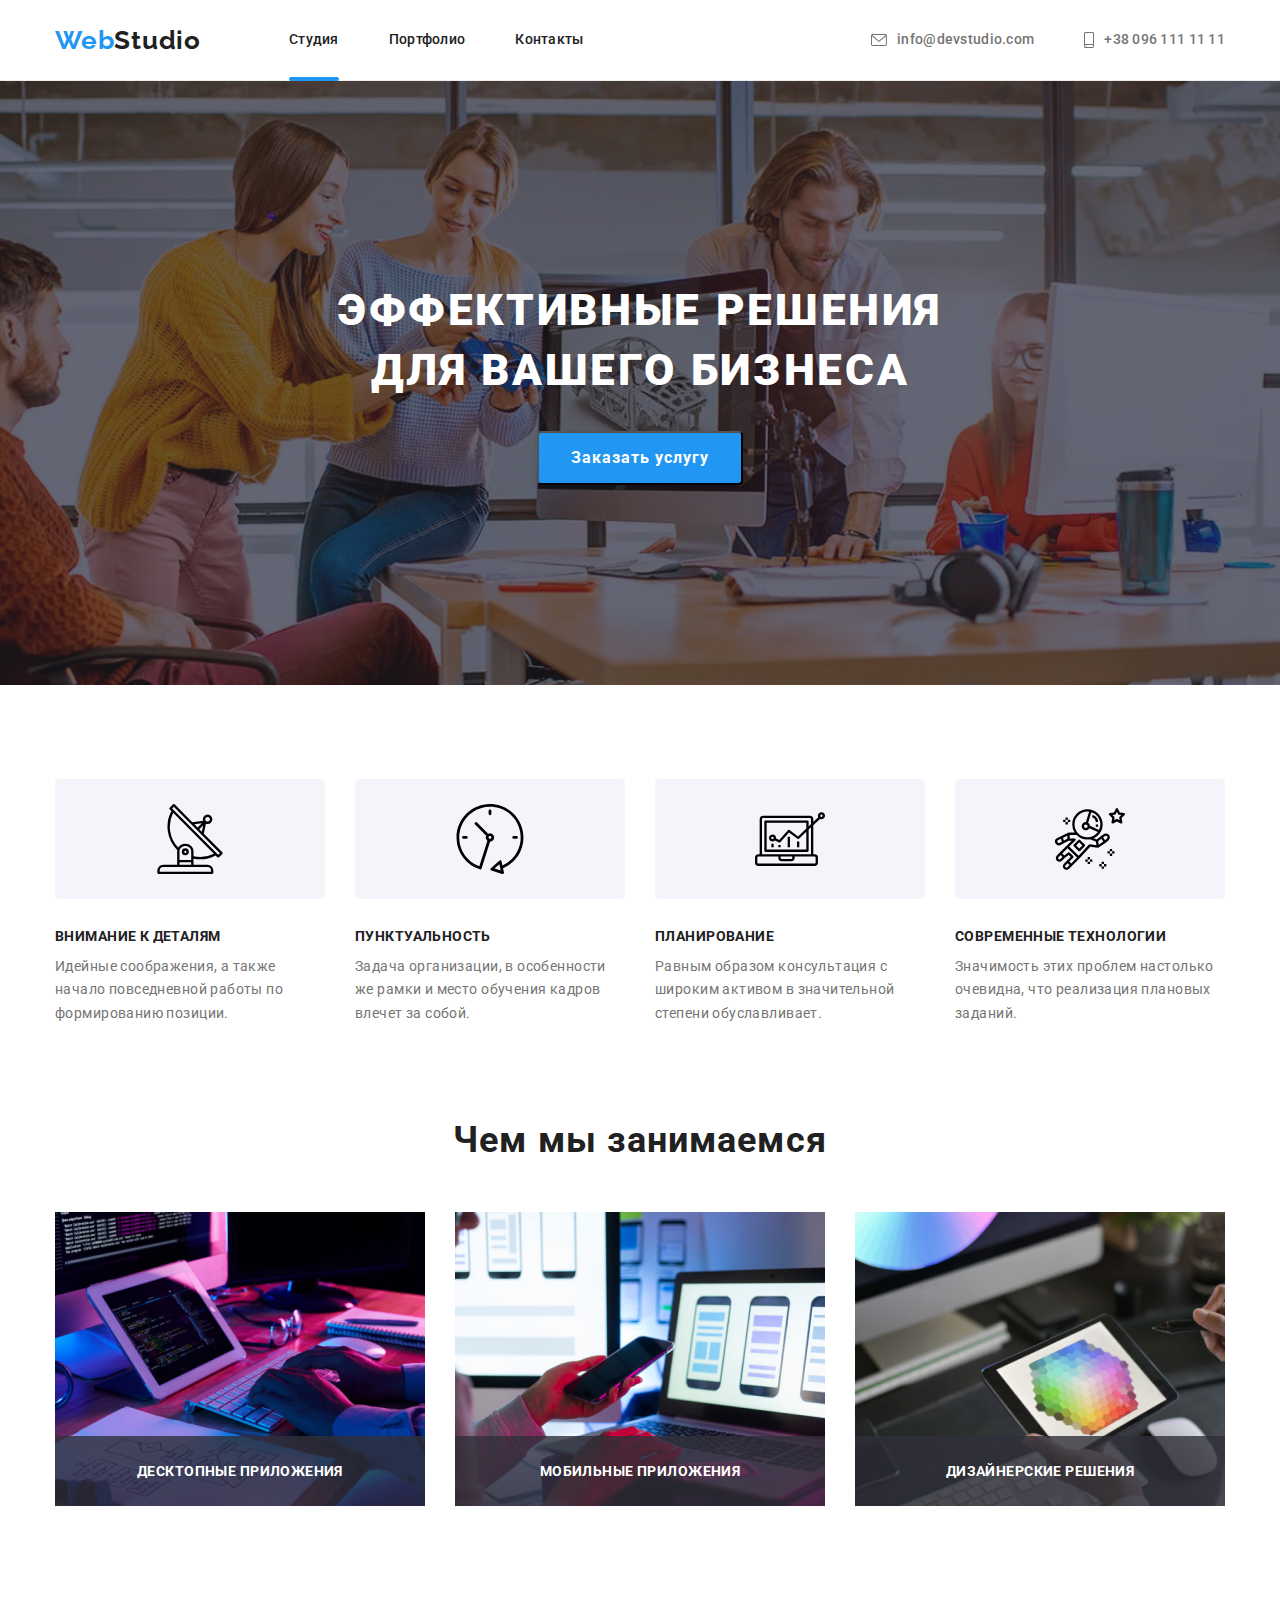
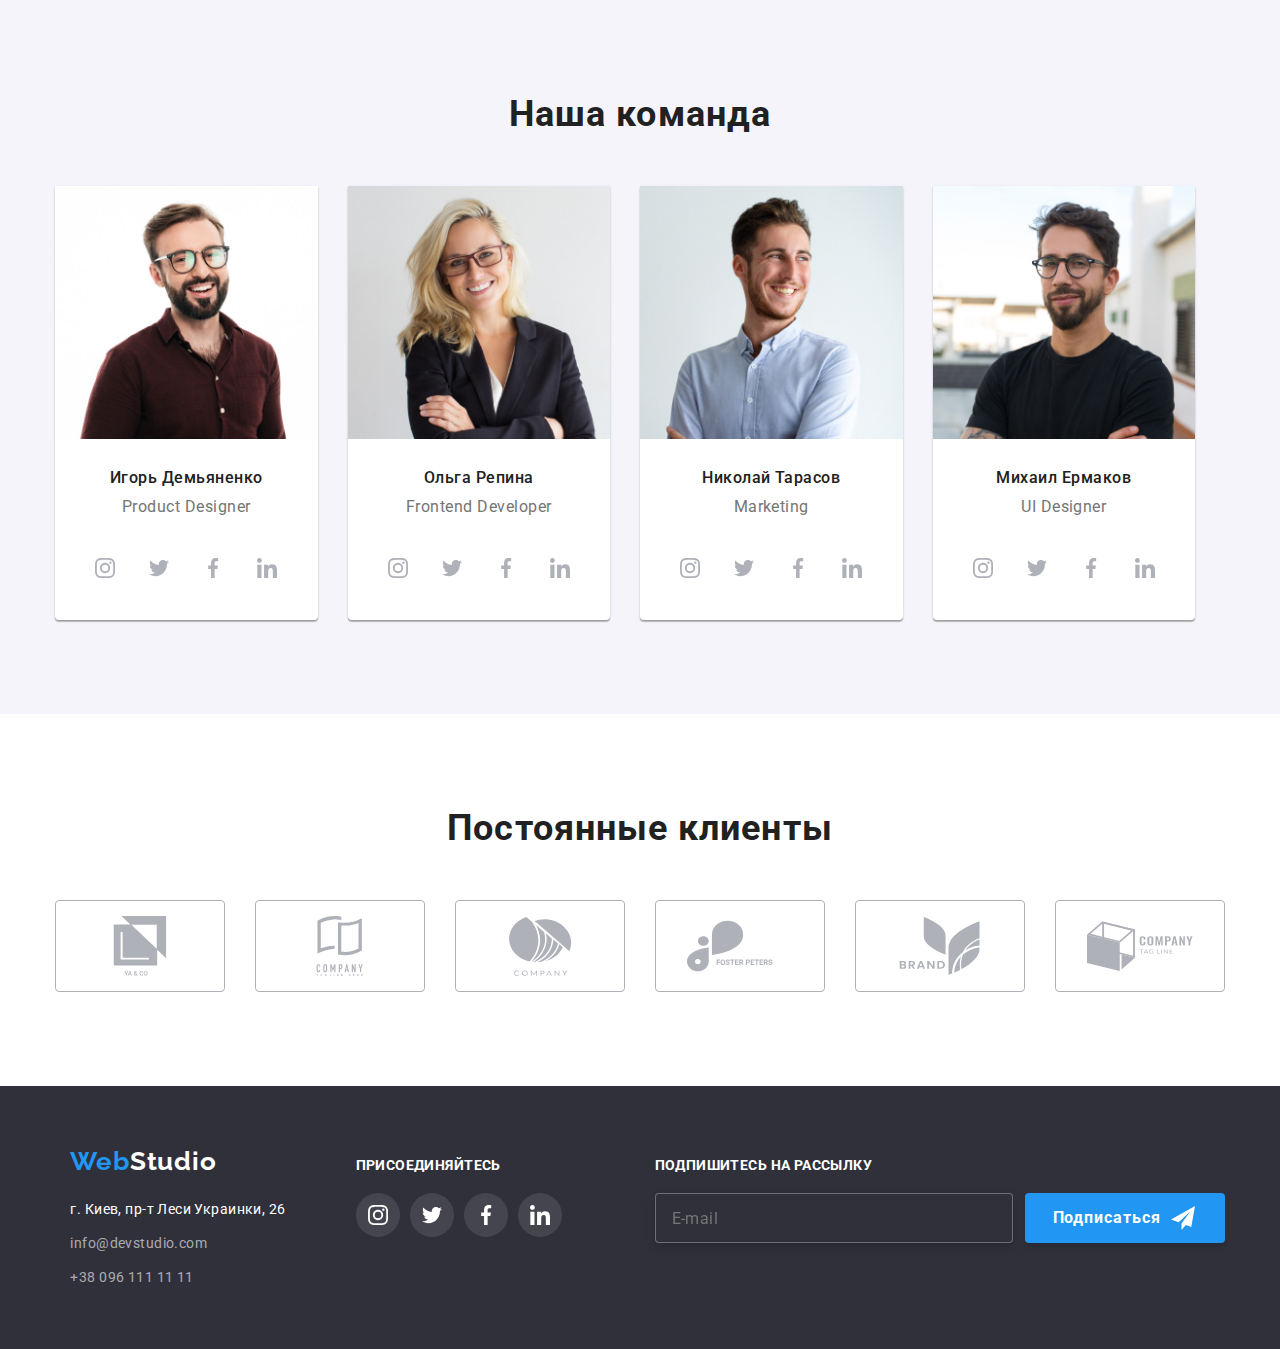
<file: index.html>
<!DOCTYPE html>
<html lang="ru">
<head>
    <meta charset="UTF-8">
    <meta http-equiv="X-UA-Compatible" content="IE=edge">
    <meta name="viewport" content="width=device-width, initial-scale=1.0">
    <title>Document</title>
    <link rel="preconnect" href="https://fonts.gstatic.com" crossorigin> 
    <link href="https://fonts.googleapis.com/css2?family=Raleway:wght@700&family=Roboto:wght@400;500;700;900&display=swap" rel="stylesheet">
    <link rel="stylesheet" href="https://cdnjs.cloudflare.com/ajax/libs/modern-normalize/1.0.0/modern-normalize.min.css"/>
    
    <link rel="stylesheet" href="./css/main.min.css"/>
</head>
<body>
    <header class="header">
        <div class="header__container container">
        <a class="header__logo link" href="./index.html"><span class="header__logo--primary">Web</span>Studio</a>
        <button class="mobile__button" data-menu-button type="button"  aria-expanded="false">
            <svg class="" width="40px" height="40px">
                <use class="mobile__icon--menu" href="./images/icons.svg#icon-menu_40px"></use>
                <use class="mobile__icon--close" href="./images/icons.svg#icon-close_40px"></use>
            </svg>
        </button>
        <div class="mobile__menu" data-menu>
            <ul class="menu__list list">
                <li class="menu__item"><a class="menu__link menu__link--current link" href="./index.html">Студия</a></li>
                <li class="menu__item"><a class="menu__link link" href="./portfolio.html">Портфолио</a></li>
                <li class="menu__item"><a class="menu__link link" href="">Контакты</a></li>
            </ul>
        <div class="mobile__menu--group">
            <ul class="contact__list list">
                <li class="contact__item">
                    <a class="contact__link link" href="tel:+380961111111">
                        +38 096 111 11 11
                    </a>
                </li>  
                <li class="contact__item">
                    <a class="contact__link link" href="mailto:info@devstudio.com">
                            info@devstudio.com 
                    </a>
                </li>  
            </ul>
            <ul class="socials__list list">
                <li class="socials__item">
                    <a class="socials__link link" href="">Instagram
                    </a>
                </li>
                <li class="socials__item">
                    <a class="socials__link link" href="">Twitter
                    </a>
                </li>
                <li class="socials__item">
                    <a class="socials__link link" href="">Facebook 
                    </a>
                </li>
                <li class="socials__item">
                    <a class="socials__link link" href="">LinkedIn
                    </a>
                </li>
            </ul>
        </div>

        </div>
        <nav class="nav">
            <ul class="nav__list list">
                <li class="nav__item">
                    <a class="nav__link nav__link--active link " href="./index.html">Студия</a>
                </li>
                <li class="nav__item">
                    <a class="nav__link link" href="./portfolio.html">Портфолио</a>
                </li>
                <li class="nav__item">
                    <a class="nav__link link" href="">Контакты</a>
                </li>
            </ul>
        </nav>
        <ul class="header__contact list">
            <li class="header__wrapper">
                <a class="header__link link" href="mailto:info@devstudio.com">
                    <svg class="header__icon header__icon--envelope" width="16px" height="12px">
                        <use href="./images/icons.svg#icon-Envelope"></use>
                    </svg>
                    info@devstudio.com 
                </a>
            </li>
            <li class="header__wrapper">
                <a class="header__link link" href="tel:+380961111111">
                    <svg class="header__icon header__icon--smartphone" width="10px" height="16px">
                        <use href="./images/icons.svg#icon-Smartphone"></use>
                    </svg>
                    +38 096 111 11 11
                </a>
            </li>
        </ul>
        </div>
    </header>
    <main>
        <section class="hero hero__overlay">
            <div class="container"> 
                <h1 class="hero__title">Эффективные решения <br>
                    для вашего бизнеса</h1>
                <button class="hero__btn" type="button" data-modal-open>Заказать услугу</button>
            </div>
        </section>
        <section class="features section ">
            <div class="container"> 
                <h2 class="features__title">Наши преимущества</h2>
                <ul class="features__list list">
                <li class="features__item">
                    <div class="features__icon">
                    <svg class="icon-Antenna" width="70px" height="70px">
                        <use href="./images/icons.svg#icon-Antenna"></use>
                    </svg>
                    </div>
                    <h3 class="features__subtitle">Внимание к деталям</h3>
                    <p class="features__descr">Идейные соображения, а также начало повседневной работы по формированию позиции.</p>
                </li>
                <li class="features__item">
                    <div class="features__icon">
                        <svg class="icon-Antenna" width="70px" height="70px">
                            <use href="./images/icons.svg#icon-Clock"></use>
                        </svg>
                    </div>
                    <h3 class="features__subtitle">Пунктуальность</h3>
                    <p class="features__descr">Задача организации, в особенности же рамки и место обучения кадров влечет за собой.</p>
                </li>
                <li class="features__item">
                    <div class="features__icon">
                        <svg class="icon-Antenna" width="70px" height="70px">
                            <use href="./images/icons.svg#icon-Diagram"></use>
                        </svg>
                    </div>
                    <h3 class="features__subtitle">Планирование</h3>
                    <p class="features__descr">Равным образом консультация с широким активом в значительной степени обуславливает.</p>
                </li>
                <li class="features__item">
                    <div class="features__icon">
                        <svg class="icon-Antenna" width="70px" height="70px">
                            <use href="./images/icons.svg#icon-Astronaut"></use>
                        </svg>
                    </div>
                    <h3 class="features__subtitle">Современные технологии</h3>
                    <p class="features__descr">Значимость этих проблем настолько очевидна, что реализация плановых заданий.</p>
                </li>
            </ul>
            </div>
        </section>
        <section class="about section">
            <div class="container">
            <h2 class="about__title">Чем мы занимаемся</h2>
            <ul class="about__list list">
                <li class="about__item">
                    <div class="about__wrapper"> 
                        <picture>
                            <source
                            srcset="
                            ./images/img1@2x.jpg 2x"
                            media="(min-width: 1200px)"
                            type="image/jpeg" 
                            />
                            <img class="about__img" src="./images/img1.jpg" alt="программист за работой" width="370" height="294"/>
                        </picture>
                        <p class="about__descriotion">Десктопные приложения</p>  
                    </div> 
                </li>
                <li class="about__item">
                    <div class="about__wrapper">
                    <picture>
                        <source
                            srcset="
                            ./images/img2@2x.jpg 2x"
                            media="(min-width: 1200px)"
                            type="image/jpeg" 
                        />
                        <img class="about__img" src="./images/img2.jpg" alt="телефон и ноутбук" width="370" height="294"/>
                    </picture> 
                    <p class="about__descriotion">Мобильные приложения</p>
                    </div>
                </li>
                <li class="about__item">
                    <div class="about__wrapper">
                    <picture>
                        <source
                            srcset="
                            ./images/img3@2x.jpg 2x"
                            media="(min-width: 1200px)"
                            type="image/jpeg" 
                        />
                        <img class="about__img" src="./images/img3.jpg" alt="графический планшет" width="370" height="294" />
                    </picture>
                    <p class="about__descriotion">Дизайнерские решения</p>
                    </div>
                </li>
            </ul>
            </div>
        </section>
        <section class="team section">
            <div class="container">
            <h2 class="team__title">Наша команда</h2>
            <ul class="team__list list">
                <li class="team__item">
                    <picture>
                        <source
                            srcset="
                            ./images/team/img4_lg.jpg 1x,
                            ./images/team/img4_lg@2x.jpg 2x"
                            media="(min-width: 1200px)"
                            type="image/jpeg" 
                        />
                        <source
                            srcset="
                            ./images/team/img4_md.jpg 1x,
                            ./images/team/img4_md@2x.jpg 2x"
                            media="(min-width: 768px)"
                            type="image/jpeg" 
                        />
                        <source 
                        srcset="
                            ./images/team/img4@2x.jpg 2x"
                            media="(max-width: 480px)"
                            type="image/jpeg"
                        />
                        <img class="team__avatar" src="./images/team/img4.jpg" alt="Игорь Демьяненко" width="450" height="460"/>
                    </picture> 
                    <div class="team__info">
                        <h3 class="team__name">Игорь Демьяненко</h3>
                        <p class="team__profession" lang="en">Product Designer</p>
                        <ul class="networks list">
                            <li class="networks__item">
                                <a class="networks__link" href="">
                                    <svg aria-label="Instagram" class="networks__icon" width="20px" height="
                                    20px">
                                        <use href="./images/icons.svg#icon-Instagram"></use>
                                    </svg>
                                </a>
                            </li>
                            <li class="networks__item">
                                <a class="networks__link" href="">
                                    <svg aria-label="Twitter" class="networks__icon" width="20px" height="
                                    20px">
                                        <use href="./images/icons.svg#icon-Twitter"></use>
                                    </svg>
                                </a>
                            </li>
                            <li class="networks__item">
                                <a class="networks__link" href="">
                                    <svg aria-label="Facebook" class="networks__icon" width="20px" height="
                                    20px">
                                        <use href="./images/icons.svg#icon-Facebook"></use>
                                    </svg>
                                </a>
                            </li>
                            <li class="networks__item">
                                <a class="networks__link" href="">
                                    <svg aria-label="Linkedin" class="networks__icon" width="20px" height="
                                    20px">
                                        <use href="./images/icons.svg#icon-Linkedin"></use>
                                    </svg>
                                </a>
                            </li>
                        </ul>
                    </div>                 
                </li>
                <li class="team__item">
                    <picture>
                        <source
                            srcset="
                            ./images/team/img5_lg.jpg 1x,
                            ./images/team/img5_lg@2x.jpg 2x"
                            media="(min-width: 1200px)"
                            type="image/jpeg" 
                        />
                        <source
                            srcset="
                            ./images/team/img5_md.jpg 1x,
                            ./images/team/img5_md@2x.jpg 2x"
                            media="(min-width: 768px)"
                            type="image/jpeg" 
                        />
                        <source 
                        srcset="
                            ./images/team/img5@2x.jpg 2x"
                            media="(max-width: 480px)"
                            type="image/jpeg"
                        />
                        <img class="team__avatar" src="./images/team/img5.jpg" alt="Ольга Репина" width="450" height="460"/>
                    </picture>
                    <div class="team__info">
                        <h3 class="team__name">Ольга Репина</h3>
                        <p class="team__profession" lang="en">Frontend Developer</p>
                        <ul class="networks list">
                            <li class="networks__item">
                                <a class="networks__link" href="">
                                    <svg aria-label="Instagram" class="networks__icon" width="20px" height="
                                    20px">
                                        <use href="./images/icons.svg#icon-Instagram"></use>
                                    </svg>
                                </a>
                            </li>
                            <li class="networks__item">
                                <a class="networks__link" href="">
                                    <svg aria-label="Twitter" class="networks__icon" width="20px" height="
                                    20px">
                                        <use href="./images/icons.svg#icon-Twitter"></use>
                                    </svg>
                                </a>
                            </li>
                            <li class="networks__item">
                                <a class="networks__link" href="">
                                    <svg aria-label="Facebook" class="networks__icon" width="20px" height="
                                    20px">
                                        <use href="./images/icons.svg#icon-Facebook"></use>
                                    </svg>
                                </a>
                            </li>
                            <li class="networks__item">
                                <a class="networks__link" href="">
                                    <svg aria-label="Linkedin" class="networks__icon" width="20px" height="
                                    20px">
                                        <use href="./images/icons.svg#icon-Linkedin"></use>
                                    </svg>
                                </a>
                            </li>
                        </ul>
                    </div>                                    
                </li>
                <li class="team__item">
                    <picture>
                        <source
                            srcset="
                            ./images/team/img6_lg.jpg 1x,
                            ./images/team/img6_lg@2x.jpg 2x"
                            media="(min-width: 1200px)"
                            type="image/jpeg" 
                        />
                        <source
                            srcset="
                            ./images/team/img6_md.jpg 1x,
                            ./images/team/img6_md@2x.jpg 2x"
                            media="(min-width: 768px)"
                            type="image/jpeg" 
                        />
                        <source 
                        srcset="
                            ./images/team/img6@2x.jpg 2x"
                            media="(max-width: 480px)"
                            type="image/jpeg"
                        />
                        <img class="team__avatar" src="./images/team/img6.jpg" alt="Николай Тарасов" width="450" height="460" />
                    </picture>
                    <div class="team__info">
                        <h3 class="team__name">Николай Тарасов</h3>
                        <p class="team__profession"lang="en">Marketing</p>
                        <ul class="networks list">
                            <li class="networks__item">
                                <a class="networks__link" href="">
                                    <svg aria-label="Instagram" class="networks__icon" width="20px" height="
                                    20px">
                                        <use href="./images/icons.svg#icon-Instagram"></use>
                                    </svg>
                                </a>
                            </li>
                            <li class="networks__item">
                                <a class="networks__link" href="">
                                    <svg aria-label="Twitter" class="networks__icon" width="20px" height="
                                    20px">
                                        <use href="./images/icons.svg#icon-Twitter"></use>
                                    </svg>
                                </a>
                            </li>
                            <li class="networks__item">
                                <a class="networks__link" href="">
                                    <svg aria-label="Facebook" class="networks__icon" width="20px" height="
                                    20px">
                                        <use href="./images/icons.svg#icon-Facebook"></use>
                                    </svg>
                                </a>
                            </li>
                            <li class="networks__item">
                                <a class="networks__link" href="">
                                    <svg aria-label="Linkedin" class="networks__icon" width="20px" height="
                                    20px">
                                        <use href="./images/icons.svg#icon-Linkedin"></use>
                                    </svg>
                                </a>
                            </li>
                        </ul>
                    </div>                    
                </li>
                <li class="team__item">
                    <picture>
                        <source
                            srcset="
                            ./images/team/img7_lg.jpg 1x,
                            ./images/team/img7_lg@2x.jpg 2x"
                            media="(min-width: 1200px)"
                            type="image/jpeg" 
                        />
                        <source
                            srcset="
                            ./images/team/img7_md.jpg 1x,
                            ./images/team/img7_md@2x.jpg 2x"
                            media="(min-width: 768px)"
                            type="image/jpeg" 
                        />
                        <source 
                        srcset="
                            ./images/team/img7@2x.jpg 2x"
                            media="(max-width: 480px)"
                            type="image/jpeg"
                        />
                        <img class="team__avatar" src="./images/team/img7.jpg" alt="Михаил Ермаков" width="450" height="460"/>
                    </picture>
                    <div class="team__info">
                        <h3 class="team__name">Михаил Ермаков</h3>
                        <p class="team__profession" lang="en">UI Designer</p>
                        <ul class="networks list">
                            <li class="networks__item">
                                <a class="networks__link" href="">
                                    <svg aria-label="Instagram" class="networks__icon" width="20px" height="
                                    20px">
                                        <use href="./images/icons.svg#icon-Instagram"></use>
                                    </svg>
                                </a>
                            </li>
                            <li class="networks__item">
                                <a class="networks__link" href="">
                                    <svg aria-label="Twitter" class="networks__icon" width="20px" height="
                                    20px">
                                        <use href="./images/icons.svg#icon-Twitter"></use>
                                    </svg>
                                </a>
                            </li>
                            <li class="networks__item">
                                <a class="networks__link" href="">
                                    <svg aria-label="Facebook" class="networks__icon" width="20px" height="
                                    20px">
                                        <use href="./images/icons.svg#icon-Facebook"></use>
                                    </svg>
                                </a>
                            </li>
                            <li class="networks__item">
                                <a class="networks__link" href="">
                                    <svg aria-label="Linkedin" class="networks__icon" width="20px" height="
                                    20px">
                                        <use href="./images/icons.svg#icon-Linkedin"></use>
                                    </svg>
                                </a>
                            </li>
                        </ul>
                    </div>                 
                </li>
            </ul>
            </div>
        </section>
        <section class="clients section">
            <div class="container">
                <h2 class="clients__title">Постоянные клиенты</h2>
                <ul class="clients__list list">
                    <li class="clients__item">
                        <a class="clients__link" href="">
                            <svg class="client__icon" width="106px" height="60px">
                                <use href="./images/icons.svg#icon-Company-1"></use>
                            </svg>
                        </a>
                    </li>
                    <li class="clients__item">
                        <a class="clients__link" href="">
                            <svg class="client__icon" width="106px" height="60px">
                                <use href="./images/icons.svg#icon-Company-2"></use>
                            </svg>
                        </a>
                    </li>
                    <li class="clients__item">
                        <a class="clients__link" href="">
                            <svg class="client__icon" width="106px" height="60px">
                                <use href="./images/icons.svg#icon-Company-3"></use>
                            </svg>
                        </a>
                    </li>
                    <li class="clients__item">
                        <a class="clients__link" href="">
                            <svg class="client__icon" width="106px" height="60px">
                                <use href="./images/icons.svg#icon-Company-4"></use>
                            </svg>
                        </a>
                    </li>
                    <li class="clients__item">
                        <a class="clients__link" href="">
                            <svg class="client__icon" width="106px" height="60px">
                                <use href="./images/icons.svg#icon-Company-5"></use>
                            </svg>
                        </a>
                    </li>
                    <li class="clients__item">
                        <a class="clients__link" href="">
                            <svg class="client__icon" width="106px" height="60px">
                                <use href="./images/icons.svg#icon-Company-6"></use>
                            </svg>
                        </a>
                    </li>
                </ul>
            </div>
        </section>
        
    </main>
    <footer class="footer section">
        <div class="footer__container container">
        <div class="footer__box">
            <div class="footer__wrapper">
                <a class="footer__logo link" href="./index.html">Web<span class="footer__logo--secondary">Studio</span></a>
                <address class="address">
                    <ul class="adress__list list">
                        <li class="adress__item"><a class="adress__map link" href="https://goo.gl/maps/4AAbKkRMMYhUrbmD7" target="_blank">г. Киев, пр-т Леси Украинки, 26</a></li>
                        <li class="adress__item"><a class="adress__mail link" href="mailto:info@devstudio.com">info@devstudio.com</a></li>
                        <li class="adress__item"><a class="adress__phone link" href="tel:+380961111111">+38 096 111 11 11</a></li>
                    </ul>
                </address>
            </div>  
            <div class="join join__networks">
                    <p class="join__title">присоединяйтесь</p>
                    <ul class="networks list">
                        <li class="networks__item">
                            <a class="networks__link networks__icon--dark__mode" href="">
                                <svg aria-label="Instagram" class="networks__icon--footer" width="20px" height="
                                20px">
                                    <use href="./images/icons.svg#icon-Instagram"></use>
                                </svg>
                            </a>
                        </li>
                        <li class="networks__item">
                            <a class="networks__link networks__icon--dark__mode" href="">
                                <svg aria-label="Twitter" class="networks__icon--footer" width="20px" height="
                                20px">
                                    <use href="./images/icons.svg#icon-Twitter"></use>
                                </svg>
                            </a>
                        </li>
                        <li class="networks__item ">
                            <a class="networks__link networks__icon--dark__mode" href="">
                                <svg aria-label="Facebook" class="networks__icon--footer" width="20px" height="
                                20px">
                                    <use href="./images/icons.svg#icon-Facebook"></use>
                                </svg>
                            </a>
                        </li>
                        <li class="networks__item">
                            <a class="networks__link networks__icon--dark__mode" href="">
                                <svg aria-label="Linkedin" class="networks__icon--footer" width="20px" height="
                                20px">
                                    <use href="./images/icons.svg#icon-Linkedin"></use>
                                </svg>
                            </a>
                        </li>
                    </ul> 
             </div> 
        </div>
        <div class="join">
            <form class="join__form">
                <p class="join__title">Подпишитесь на рассылку</p>
                <div class="join__container">
                    <label for="join-email"></label>
                    <input type="email" name="join-email" id="join-email" placeholder="E-mail" class="join__email" />   
                    <button type="submit" class="join__button">Подписаться
                        <svg class="join__icon" width="24px" height="24px">
                            <use href="./images/icons.svg#icon-send"></use>
                        </svg>
                    </button>
                </div>  
            </form> 
        </div>

        </div>
       </footer>

       <div class="backdrop  is-hidden" data-modal>
         <div class="modal">
            <button class="modal__btn" data-modal-close>
                <svg class="btn" width="11px" height="11px">
                     <use href="./images/icons.svg#icon-close"></use>
                </svg>
            </button> 
            <b class="form__header">Оставьте свои данные, мы вам перезвоним</b>
            <form class="form" autocomplete="off">
                <div class="form__field username">
                    <label for="username" class="form__label">Имя</label>
                    <input type="text" name="username" id="username" class="form__input" autofocus/>
                    <svg class="form__icon" width="12px" height="12px">
                        <use href="./images/icons.svg#icon-User"></use>
                    </svg>
                </div>    
                <div class="form__field userphone">
                    <label for="userphone" class="form__label">Телефон</label>
                    <input type="tel" name="userphone" id="userphone" class="form__input"/>
                    <svg class="form__icon" width="13px" height="13px">
                        <use href="./images/icons.svg#icon-Tel"></use>
                    </svg>
                   
                </div>
                <div class="form__field">
                    <label for="useremail" class="form__label">Почта</label>
                    <input type="email" name="useremail" id="useremail" autocomplete="on" class="form__input"/>
                    <svg class="form__icon" width="15px" height="12px">
                        <use href="./images/icons.svg#icon-Email"></use>
                    </svg>
                    
                </div>
                <div class="form__field field-comment ">
                    <label for="comment" class="form__label">Комментарий</label>
                    <textarea class="form__textarea form__input" name="comment" id="comment" placeholder="Введите текст"></textarea>
                </div>
                <div class="form__checkbox ">
                    <label  class="form__label form__label--checkbox">
                        <input type="checkbox" name="checkbox" class="form__input--checkbox" /> 
                        <span class="form__icon--checkbox"></span>
                        Соглашаюсь с рассылкой и принимаю <a class="form__link">Условия договора</a>
                       
                      
                    </label>   
                </div>
                
                <button type="submit" class="form__button">Отправить</button>
                
                  

            </form>       
         </div>
       </div>

    <script src="./js/modal.js"> </script>   
    <script src="./js/mobill-menu.js"></script>

</body>
</html>
</file>
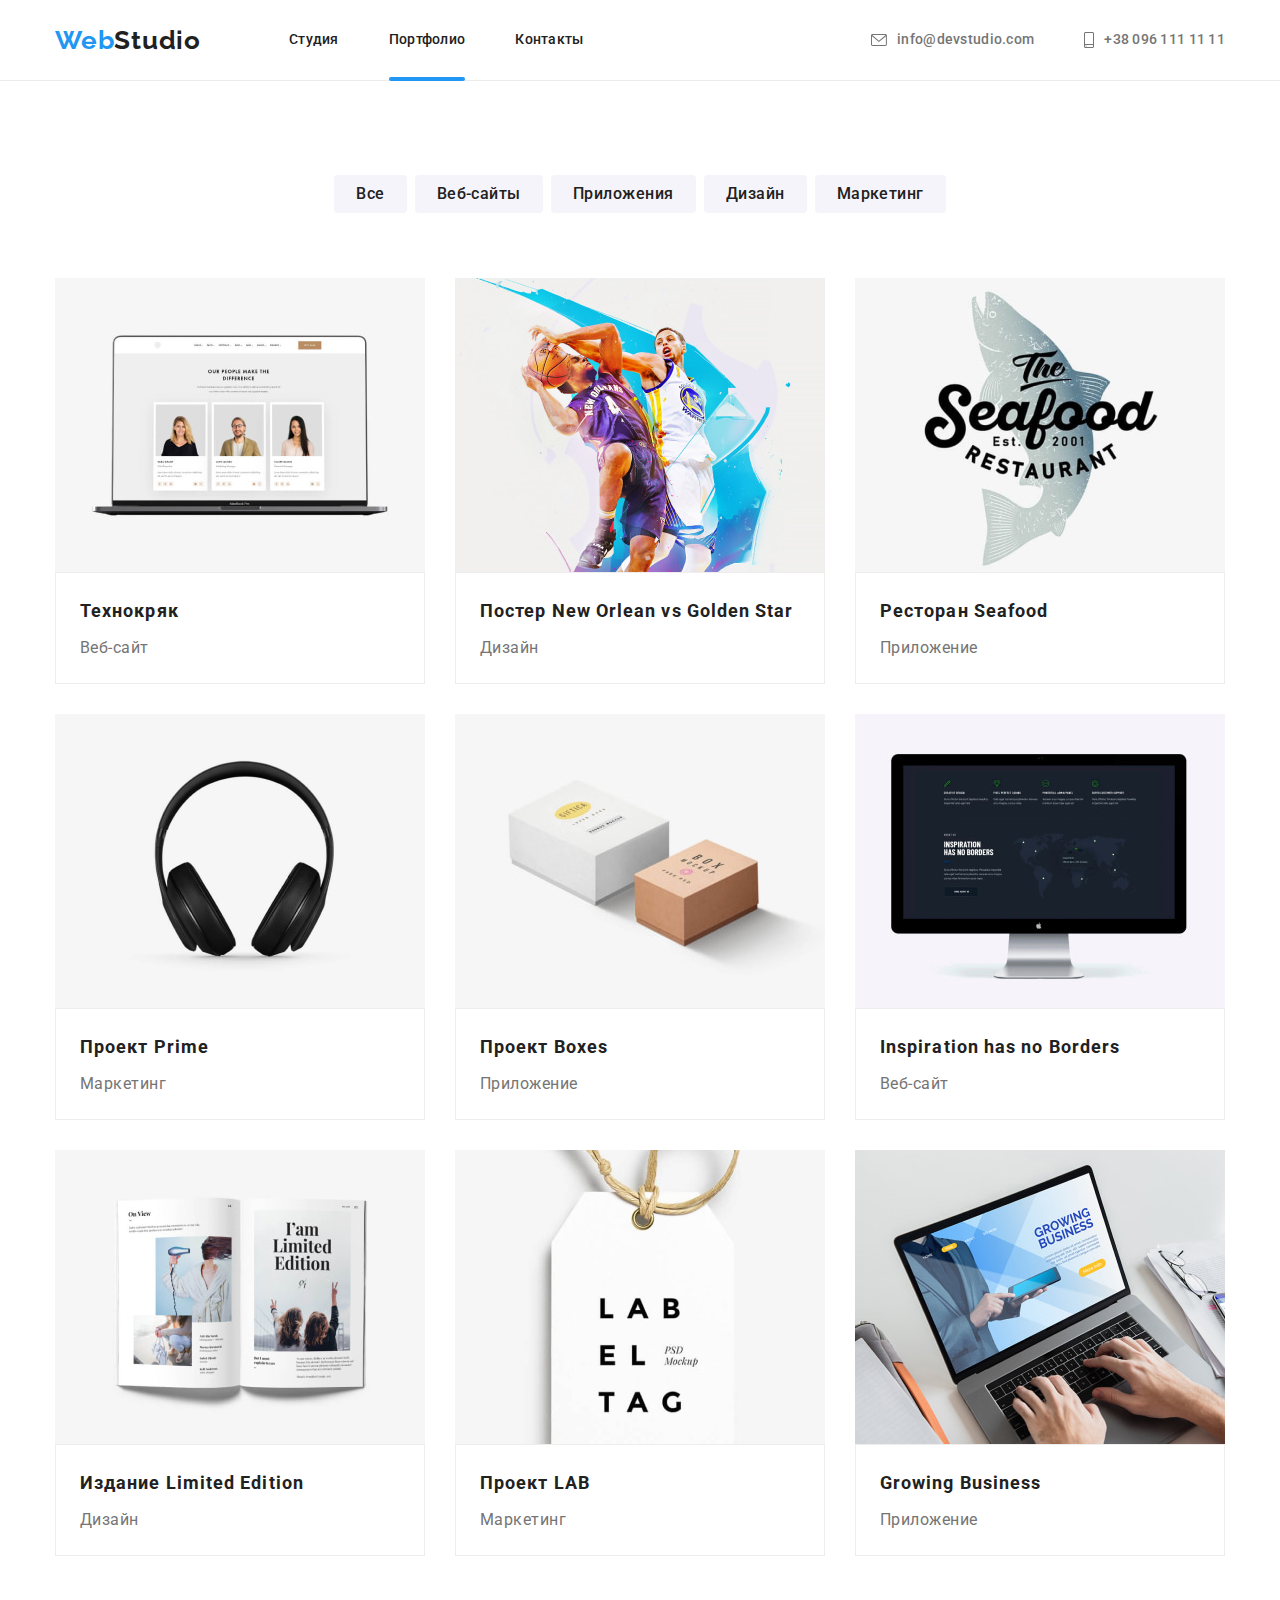
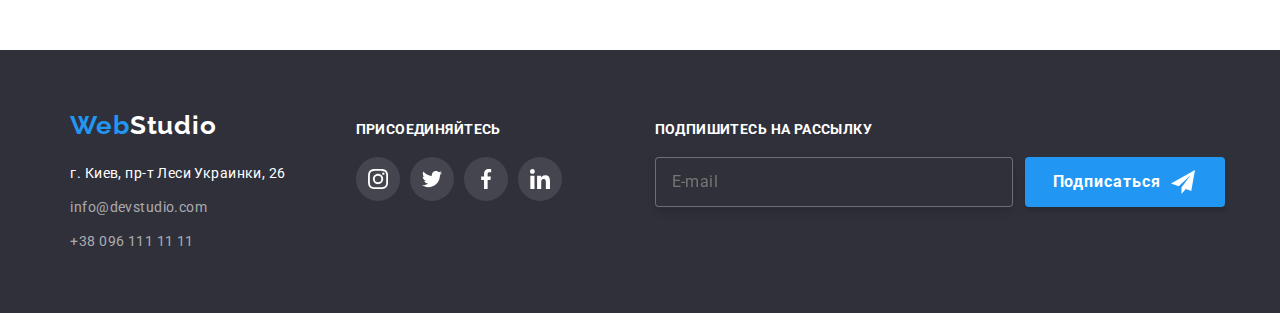
<file: portfolio.html>
<!DOCTYPE html>
<html lang="ru">
<head>
    <meta charset="UTF-8">
    <meta http-equiv="X-UA-Compatible" content="IE=edge">
    <meta name="viewport" content="width=device-width, initial-scale=1.0">
    <title>Portfolio</title>
    <link rel="preconnect" href="https://fonts.gstatic.com" crossorigin> 
    <link href="https://fonts.googleapis.com/css2?family=Raleway:wght@700&family=Roboto:wght@400;500;700;900&display=swap" rel="stylesheet">
    <link rel="stylesheet" href="https://cdnjs.cloudflare.com/ajax/libs/modern-normalize/1.0.0/modern-normalize.min.css"/>
    
    <link rel="stylesheet" href="./css/main.min.css"/>
</head>
<body>
    <header class="header">
        <div class="header__container container">
        <a class="header__logo link" href="./index.html"><span class="header__logo--primary">Web</span>Studio</a>
        <button class="mobile__button" data-menu-button type="button"  aria-expanded="false">
            <svg class="" width="40px" height="40px">
                <use class="mobile__icon--menu" href="./images/icons.svg#icon-menu_40px"></use>
                <use class="mobile__icon--close" href="./images/icons.svg#icon-close_40px"></use>
            </svg>
        </button>
        <div class="mobile__menu" data-menu>
            <ul class="menu__list list">
                <li class="menu__item"><a class="menu__link link" href="./index.html">Студия</a></li>
                <li class="menu__item"><a class="menu__link menu__link--current link" href="./portfolio.html">Портфолио</a></li>
                <li class="menu__item"><a class="menu__link link" href="">Контакты</a></li>
            </ul>
        <div class="mobile__menu--group">
            <ul class="contact__list list">
                <li class="contact__item">
                    <a class="contact__link link" href="tel:+380961111111">
                        +38 096 111 11 11
                    </a>
                </li>  
                <li class="contact__item">
                    <a class="contact__link link" href="mailto:info@devstudio.com">
                            info@devstudio.com 
                    </a>
                </li>  
            </ul>
            <ul class="socials__list list">
                <li class="socials__item">
                    <a class="socials__link link" href="">Instagram
                    </a>
                </li>
                <li class="socials__item">
                    <a class="socials__link link" href="">Twitter
                    </a>
                </li>
                <li class="socials__item">
                    <a class="socials__link link" href="">Facebook 
                    </a>
                </li>
                <li class="socials__item">
                    <a class="socials__link link" href="">LinkedIn
                    </a>
                </li>
            </ul>
        </div>

        </div>  
        <nav class="nav">
            <ul class="nav__list list">
                <li class="nav__item">
                    <a class="nav__link link" href="./index.html">Студия</a>
                </li>
                <li class="nav__item">
                    <a class="nav__link  nav__link--active link" href="./portfolio.html">Портфолио</a>
                </li>
                <li class="nav___item">
                    <a class="nav__link link" href="">Контакты</a>
                </li>
            </ul>
        </nav>
        <ul class="header__contact list">
            <li class="header__wrapper">
                <a class="header__link link" href="mailto:info@devstudio.com">
                    <svg class="header__icon" width="16px" height="12px">
                        <use href="./images/icons.svg#icon-Envelope"></use>
                    </svg>
                    info@devstudio.com
                </a>
            </li>
            <li class="header__wrapper">
                <a class="header__link link" href="tel:+380961111111">
                    <svg class="header__icon" width="10px" height="16px">
                        <use href="./images/icons.svg#icon-Smartphone"></use>
                    </svg>
                    +38 096 111 11 11
                </a>
            </li>
        </ul>
        </div>
    </header>
    <main>
        <section class="section">
            <div class="container">
            <h1 class="main__title visually-hidden">Портфолио</h1>
            <ul class="pagination list">
                <li class="paganation__item"><button class="pagination__btn" type="button">Все</button></li>
                <li class="paganation__item"><button class="pagination__btn" type="button">Веб-сайты</button></li>
                <li class="paganation__item"><button class="pagination__btn" type="button">Приложения</button></li>
                <li class="paganation__item"><button class="pagination__btn" type="button">Дизайн</button></li>
                <li class="paganation__item"><button class="pagination__btn" type="button">Маркетинг</button></li>
            </ul>
            <ul class="project list">
                <li class="project__item">
                    <a class="project__link" href="">
                    <div class="project__wrapper">
                        <picture>
                            <source
                            srcset="
                            ./images/portfolio-img/technok_lg.jpg 1x,
                            ./images/portfolio-img/technok_lg@2x.jpg 2x"
                            media="(min-width: 1200px)"
                            type="image/jpeg" 
                            />
                            <source
                            srcset="
                            ./images/portfolio-img/technok_md.jpg 1x,
                            ./images/portfolio-img/technok_md@2x.jpg 2x"
                            media="(min-width: 768px)"
                            type="image/jpeg" 
                            />
                            <source 
                            srcset="
                            ./images/portfolio-img/technok_sm@2x.jpg 2x"
                            media="(max-width: 480px)"
                            type="image/jpeg"
                            />
                            <img class="project__img" src="./images/portfolio-img/technok_sm.jpg" alt="Ноутбук" width="450" height="294"/>
                        </picture>
                        <!-- <img class="project__img" src="./images/technok.jpg" alt="Ноутбук"/> -->
                         <div class="project__overlay">
                            <p class="project__description">Ресурс предлагает комплексные предложения с разным уровнем функционала и сервисов. Все это позволит посетителю получить исчерпывающие сведения о компании или частном лице.</p>
                        </div>
                    </div>
                        <div class="project__details">
                            <h2 class="project__name">Технокряк</h2>
                            <p class="project__category" href="">Веб-сайт</p>
                        </div>
                    </a>                       
                </li>
                <li class="project__item">
                    <a class="project__link" href="">
                        <div class="project__wrapper">
                            <picture>
                                <source
                                srcset="
                                ./images/portfolio-img/neworlean_lg.jpg 1x,
                                ./images/portfolio-img/neworlean_lg@2x.jpg 2x"
                                media="(min-width: 1200px)"
                                type="image/jpeg" 
                                />
                                <source
                                srcset="
                                ./images/portfolio-img/neworlean_md.jpg 1x,
                                ./images/portfolio-img/neworlean_md@2x.jpg 2x"
                                media="(min-width: 768px)"
                                type="image/jpeg" 
                                />
                                <source 
                                srcset="
                                ./images/portfolio-img/neworlean_sm@2x.jpg 2x"
                                media="(max-width: 480px)"
                                type="image/jpeg"
                                />
                                <img class="project__img" src="./images/portfolio-img/neworlean_sm.jpg" alt="Баскетболисты" width="450" height="294" />
                            </picture>
                            <div class="project__overlay">
                                <p class="project__description">Ресурс предлагает комплексные предложения с разным уровнем функционала и сервисов. Все это позволит посетителю получить исчерпывающие сведения о компании или частном лице.</p>
                            </div>
                        </div>
                        <div class="project__details">
                            <h2 class="project__name">Постер New Orlean vs Golden Star</h2>
                            <p  class="project__category" href="">Дизайн</p>
                        </div> 
                    </a>                      
                </li>
                <li class="project__item">
                    <a class="project__link" href="">
                        <div class="project__wrapper">
                            <picture>
                                <source
                                srcset="
                                ./images/portfolio-img/seafood_lg.jpg 1x,
                                ./images/portfolio-img/seafood_lg@2x.jpg 2x"
                                media="(min-width: 1200px)"
                                type="image/jpeg" 
                                />
                                <source
                                srcset="
                                ./images/portfolio-img/seafood_md.jpg 1x,
                                ./images/portfolio-img/seafood_md@2x.jpg 2x"
                                media="(min-width: 768px)"
                                type="image/jpeg" 
                                />
                                <source 
                                srcset="
                                ./images/portfolio-img/seafood_sm@2x.jpg 2x"
                                media="(max-width: 480px)"
                                type="image/jpeg"
                                />
                                <img class="project__img" src="./images/portfolio-img/seafood_sm.jpg" alt="Логотип компании" width="450" height="294" />
                            </picture>
                            <div class="project__overlay">
                                <p class="project__description">Ресурс предлагает комплексные предложения с разным уровнем функционала и сервисов. Все это позволит посетителю получить исчерпывающие сведения о компании или частном лице.</p>
                            </div>
                        </div>
                        <div class="project__details">
                            <h2 class="project__name">Ресторан Seafood</h2>
                             <p  class="project__category" href="">Приложение</p>
                        </div> 
                
                    </a>
                </li>
                <li class="project__item">
                    <a class="project__link" href="">
                        <div class="project__wrapper">
                            <picture>
                                <source
                                srcset="
                                ./images/portfolio-img/prime_lg.jpg 1x,
                                ./images/portfolio-img/prime_lg@2x.jpg 2x"
                                media="(min-width: 1200px)"
                                type="image/jpeg" 
                                />
                                <source
                                srcset="
                                ./images/portfolio-img/prime_md.jpg 1x,
                                ./images/portfolio-img/prime_md@2x.jpg 2x"
                                media="(min-width: 768px)"
                                type="image/jpeg" 
                                />
                                <source 
                                srcset="
                                ./images/portfolio-img/prime_sm@2x.jpg 2x"
                                media="(max-width: 480px)"
                                type="image/jpeg"
                                />
                                <img class="project__img" src="./images/portfolio-img/prime_sm.jpg" alt="Наушники" width="450" height="294"/>
                            </picture>
                            <div class="project__overlay">
                                <p class="project__description">Ресурс предлагает комплексные предложения с разным уровнем функционала и сервисов. Все это позволит посетителю получить исчерпывающие сведения о компании или частном лице.</p>
                            </div>
                        </div>
                        <div class="project__details">
                            <h2 class="project__name">Проект Prime</h2>
                            <p class="project__category" href="">Маркетинг</p>
                        </div> 
                   
                    </a>                      
                </li>
                <li class="project__item">
                    <a class="project__link" href="">
                        <div class="project__wrapper">
                            <picture>
                                <source
                                srcset="
                                ./images/portfolio-img/box_lg.jpg 1x,
                                ./images/portfolio-img/box_lg@2x.jpg 2x"
                                media="(min-width: 1200px)"
                                type="image/jpeg" 
                                />
                                <source
                                srcset="
                                ./images/portfolio-img/box_md.jpg 1x,
                                ./images/portfolio-img/box_md@2x.jpg 2x"
                                media="(min-width: 768px)"
                                type="image/jpeg" 
                                />
                                <source 
                                srcset="
                                ./images/portfolio-img/boxex_sm@2x.jpg 2x"
                                media="(max-width: 480px)"
                                type="image/jpeg"
                                />
                                <img class="project__img" src="./images/portfolio-img/boxex_sm.jpg" alt="Коробки"  width="450" height="294"/>
                            </picture>
                            <div class="project__overlay">
                                <p class="project__description">Ресурс предлагает комплексные предложения с разным уровнем функционала и сервисов. Все это позволит посетителю получить исчерпывающие сведения о компании или частном лице.</p>
                            </div>
                        </div>
                        <div class="project__details">
                            <h2 class="project__name">Проект Boxes</h2>
                            <p class="project__category" href="">Приложение</p>
                        </div>
                   
                    </a>                     
                </li>
                <li class="project__item">
                    <a class="project__link" href="">
                        <div class="project__wrapper">
                            <picture>
                                <source
                                srcset="
                                ./images/portfolio-img/inspiration_lg.jpg 1x,
                                ./images/portfolio-img/inspiration_lg@2x.jpg 2x"
                                media="(min-width: 1200px)"
                                type="image/jpeg" 
                                />
                                <source
                                srcset="
                                ./images/portfolio-img/inspiration_md.jpg 1x,
                                ./images/portfolio-img/inspiration_md@2x.jpg 2x"
                                media="(min-width: 768px)"
                                type="image/jpeg" 
                                />
                                <source 
                                srcset="
                                ./images/portfolio-img/inspiration_sm@2x.jpg 2x"
                                media="(max-width: 480px)"
                                type="image/jpeg"
                                />
                                <img class="project__img" src="./images/portfolio-img/inspiration_sm.jpg" alt="Монитор компьютера"  width="450" height="294"/>
                            </picture>
                            <div class="project__overlay">
                                <p class="project__description">Ресурс предлагает комплексные предложения с разным уровнем функционала и сервисов. Все это позволит посетителю получить исчерпывающие сведения о компании или частном лице.</p>
                            </div>
                        </div>
                        <div class="project__details">
                             <h2 class="project__name">Inspiration has no Borders</h2>
                             <p class="project__category" href="">Веб-сайт</p>     
                        </div>
                    </a>    
                </li>
                <li class="project__item">
                    <a class="project__link" href="">
                        <div class="project__wrapper">
                            <picture>
                                <source
                                srcset="
                                ./images/portfolio-img/limitededition_lg.jpg 1x,
                                ./images/portfolio-img/limitededition_lg@2x.jpg 2x"
                                media="(min-width: 1200px)"
                                type="image/jpeg" 
                                />
                                <source
                                srcset="
                                ./images/portfolio-img/limitededition_md.jpg 1x,
                                ./images/portfolio-img/limitededition_md@2x.jpg 2x"
                                media="(min-width: 768px)"
                                type="image/jpeg" 
                                />
                                <source 
                                srcset="
                                ./images/portfolio-img/limitededition_sm@2x.jpg 2x"
                                media="(max-width: 480px)"
                                type="image/jpeg"
                                />
                                <img class="project__img" src="./images/portfolio-img/limitededition_sm.jpg" alt="Журнал"  width="450" height="294"/>
                            </picture>
                            <div class="project__overlay">
                                <p class="project__description">Ресурс предлагает комплексные предложения с разным уровнем функционала и сервисов. Все это позволит посетителю получить исчерпывающие сведения о компании или частном лице.</p>
                            </div>
                        </div>
                        <div class="project__details">
                            <h2 class="project__name">Издание Limited Edition</h2>
                            <p class="project__category" href="">Дизайн</p>
                        </div>
                    
                    </a>                      
                </li>
                <li class="project__item">
                    <a class="project__link" href="">
                        <div class="project__wrapper">
                            <picture>
                                <source
                                srcset="
                                ./images/portfolio-img/lab_lg.jpg 1x,
                                ./images/portfolio-img/lab_lg@2x.jpg 2x"
                                media="(min-width: 1200px)"
                                type="image/jpeg" 
                                />
                                <source
                                srcset="
                                ./images/portfolio-img/lab_md.jpg 1x,
                                ./images/portfolio-img/lab_md@2x.jpg 2x"
                                media="(min-width: 768px)"
                                type="image/jpeg" 
                                />
                                <source 
                                srcset="
                                ./images/portfolio-img/lab_sm@2x.jpg 2x"
                                media="(max-width: 480px)"
                                type="image/jpeg"
                                />
                                <img class="project__img" src="./images/portfolio-img/lab_sm.jpg" alt="Бирка с логотипом компании"  width="450" height="294"/>
                            </picture>
                            <div class="project__overlay">
                                <p class="project__description">Ресурс предлагает комплексные предложения с разным уровнем функционала и сервисов. Все это позволит посетителю получить исчерпывающие сведения о компании или частном лице.</p>
                            </div>
                        </div>
                        <div class="project__details">
                            <h2 class="project__name">Проект LAB</h2>
                            <p class="project__category" href="">Маркетинг</p>
                        </div> 
                    </a>                      
                </li>
                <li class="project__item">
                    <a class="project__link" href="">
                        <div class="project__wrapper">
                            <picture>
                                <source
                                srcset="
                                ./images/portfolio-img/growing_lg.jpg 1x,
                                ./images/portfolio-img/growing_lg@2x.jpg 2x"
                                media="(min-width: 1200px)"
                                type="image/jpeg" 
                                />
                                <source
                                srcset="
                                ./images/portfolio-img/growing_md.jpg 1x,
                                ./images/portfolio-img/growing_md@2x.jpg 2x"
                                media="(min-width: 768px)"
                                type="image/jpeg" 
                                />
                                <source 
                                srcset="
                                ./images/portfolio-img/growing_sm@2x.jpg 2x"
                                media="(max-width: 480px)"
                                type="image/jpeg"
                                />
                                <img class="project__img" src="./images/portfolio-img/growing_sm.jpg" alt="Ноутбук"  width="450" height="294"/>
                            </picture>
                            <div class="project__overlay">
                                <p class="project__description">Ресурс предлагает комплексные предложения с разным уровнем функционала и сервисов. Все это позволит посетителю получить исчерпывающие сведения о компании или частном лице.</p>
                            </div>
                        </div>
                        <div class="project__details">
                            <h2 class="project__name">Growing Business</h2>
                            <p class="project__category" href="">Приложение</p>
                        </div>
                    </a>   
                </li>
            </ul>
            </div>
        </section>
    </main>
    <footer class="section footer">
        <div class="footer__container container">
        <div class="footer__box">
            <div class="footer__wrapper">
                <a class="footer__logo link" href="./index.html">Web<span class="footer__logo--secondary">Studio</span></a>
                <address class="address">
                    <ul class="adress__list list">
                        <li class="adress__item"> <a class="adress__map link" href="https://goo.gl/maps/4AAbKkRMMYhUrbmD7" target="_blank">г. Киев, пр-т Леси Украинки, 26</a></li>
                        <li class="adress__item"><a class="adress__mail link" href="mailto:info@devstudio.com">info@devstudio.com</a></li>
                        <li class="adress__item"><a class="adress__phone link" href="tel:+380961111111">+38 096 111 11 11</a></li>
                    </ul>
                </div>
                </address>
                <div class="join join__networks">
                    <p class="join__title">присоединяйтесь</p>
                    <ul class="networks list">
                        <li class="networks__item">
                            <a class="networks__link networks__icon--dark__mode" href="">
                                <svg aria-label="Instagram" class="networks__icon--footer" width="20px" height="
                                20px">
                                    <use href="./images/icons.svg#icon-Instagram"></use>
                                </svg>
                            </a>
                        </li>
                        <li class="networks__item ">
                            <a class="networks__link networks__icon--dark__mode" href="">
                                <svg aria-label="Twitter" class="networks__icon--footer" width="20px" height="
                                20px">
                                    <use href="./images/icons.svg#icon-Twitter"></use>
                                </svg>
                            </a>
                        </li>
                        <li class="networks__item">
                            <a class="networks__link networks__icon--dark__mode" href="">
                                <svg aria-label="Facebook" class="networks__icon--footer" width="20px" height="
                                20px">
                                    <use href="./images/icons.svg#icon-Facebook"></use>
                                </svg>
                            </a>
                        </li>
                        <li class="networks__item">
                            <a class="networks__link networks__icon--dark__mode" href="">
                                <svg aria-label="Linkedin" class="networks__icon--footer" width="20px" height="
                                20px">
                                    <use href="./images/icons.svg#icon-Linkedin"></use>
                                </svg>
                            </a>
                        </li>
                    </ul> 
                </div> 
        </div>
        <div class="join">
            <form class="join__form">
                <p class="join__title">Подпишитесь на рассылку</p>
                <div class="join__container">
                    <label for="join-email"></label>
                    <input type="email" name="join-email" id="join-email" placeholder="E-mail" class="join__email" />   
                    <button type="submit" class="join__button">Подписаться
                        <svg class="join__icon" width="24px" height="24px">
                            <use href="./images/icons.svg#icon-send"></use>
                        </svg>
                    </button>
                </div>  
            </form> 
        </div>              
        </div>
       </footer>

       <script src="./js/mobill-menu.js"></script>
</body>
</html>
</file>
<file: css/main.min.css>
:root{--main-font: "Roboto", sans-serif;--secondary-font: "Raleway", sans-serif;--bg-header:#FFFFFF;--main-txt-mode-light: #212121;--primary-txt-mode-light: #757575;--secondary-txt-mode-light: #2196F3;--bg-mode-dark:#2F303A;--bg-button: #2196F3;--main-txt-mode-dark:#FFFFFF;--primary-txt-mode-dark:rgba(255, 255, 255, 0.6);--secondary-txt-mode-dark: #2196F3;--icon-main-color:#AFB1B8;--icon-hover-color: #FFFFFF;--bg-icon-hover-color:#2196F3}.visually-hidden{position:absolute;white-space:nowrap;width:1px;height:1px;overflow:hidden;border:0;padding:0;clip:rect(0 0 0 0);clip-path:inset(50%);margin:-1px}body{font-family:var(--main-font)}h1,h2,h3,p{margin-top:0;margin-bottom:0}.container{padding-left:15px;padding-right:15px;margin-left:auto;margin-right:auto}@media screen and (max-width: 480px){.container{width:100%}}@media screen and (min-width: 480px){.container{width:480px}}@media screen and (min-width: 768px){.container{width:768px}}@media screen and (min-width: 1200px){.container{width:1200px}}.list{padding-left:0;margin-top:0;margin-bottom:0;list-style:none}.link{text-decoration:none}.section{padding:60px 0}@media screen and (min-width: 1200px){.section{padding:94px 0}}img{display:block;width:100%;height:auto}.header{background-color:var(--bg-header);border-bottom:1px solid #ececec}@media screen and (max-width: 767px){.header{padding:16px 0px}}.header__container{display:flex;align-items:center}.header__logo{font-family:var(--secondary-font);font-weight:700;font-size:26px;line-height:1.19;letter-spacing:.03em;color:var(--main-txt-mode-light)}@media screen and (min-width: 768px){.header__logo{margin-right:88px}}.header__logo--primary{color:var(--secondary-txt-mode-light)}.header__icon--menu{opacity:1}.header__icon--close{opacity:0}.header__link{font-weight:500;font-size:12px;line-height:1.14;letter-spacing:.02em;color:var(--primary-txt-mode-light)}@media screen and (min-width: 768px){.header__link{padding:0}}@media screen and (min-width: 1200px){.header__link{display:flex;align-items:center;justify-content:center;padding:32px 0;font-size:14px;transition:color 250ms cubic-bezier(0.4, 0, 0.2, 1)}.header__link:hover,.header__link:focus{color:var(--secondary-txt-mode-light)}}@media screen and (max-width: 767px){.header__contact{display:none}}@media screen and (min-width: 768px){.header__contact{display:block;margin-left:auto}}@media screen and (min-width: 1200px){.header__contact{display:flex;align-items:center;margin-left:auto}}@media screen and (min-width: 768px){.header__wrapper{margin-right:0;margin-bottom:10px}.header__wrapper:last-child{margin-bottom:0}}@media screen and (min-width: 1200px){.header__wrapper{margin-bottom:0;margin-right:50px}.header__wrapper:last-child{margin-right:0}}.header__icon{fill:currentColor;margin-right:10px}@media screen and (min-width: 768px){.header__icon--envelope{width:14px;height:10px}}@media screen and (min-width: 1200px){.header__icon--envelope{width:16px;height:12px}}@media screen and (min-width: 768px){.header__icon--smartphone{width:10px;height:14px}}@media screen and (min-width: 1200px){.header__icon--smartphone{width:10px;height:16px}}@media screen and (max-width: 767px){.nav__list{display:none}}@media screen and (min-width: 768px){.nav__list{display:flex}}@media screen and (mix-width: 1200px){.nav__list{display:flex;align-items:center}}.nav__item{margin-right:50px}.nav__item:last-child{margin-right:0}.nav__link{position:relative;display:block;padding:32px 0;font-weight:500;font-size:14px;line-height:1.14;letter-spacing:.02em;color:var(--main-txt-mode-light);transition:color 250ms cubic-bezier(0.4, 0, 0.2, 1)}.nav__link:hover,.nav__link:focus{color:var(--secondary-txt-mode-light)}.nav__link--active::after{content:" ";display:block;position:absolute;bottom:-1px;width:100%;height:4px;background-color:var(--bg-icon-hover-color);border-radius:2px}.hero{background-color:var(--bg-mode-dark);text-align:center;padding-top:118px;padding-bottom:118px;margin-left:auto;margin-right:auto}@media screen and (min-width: 1200px){.hero{padding-bottom:200px;padding-top:200px}}.hero__overlay{background-size:cover;background-position:center;background-repeat:no-repeat;background-image:linear-gradient(to right, rgba(47, 48, 58, 0.4), rgba(47, 48, 58, 0.4)),url("../images/hero-bg/hero-bg_sm.jpg")}@media screen and (min-device-pixel-ratio: 2),screen and (-moz-min-device-pixel-ratio: 2),screen and (-o-min-device-pixel-ratio: 2/1),screen and (-webkit-min-device-pixel-ratio: 2),screen and (min-resolution: 192dpi),screen and (min-resolution: 2dppx){.hero__overlay{background-image:linear-gradient(to right, rgba(47, 48, 58, 0.4), rgba(47, 48, 58, 0.4)),url("../images/hero-bg/hero-bg_sm@2x.jpg")}}@media screen and (min-width: 768px){.hero__overlay{background-image:linear-gradient(to right, rgba(47, 48, 58, 0.4), rgba(47, 48, 58, 0.4)),url("../images/hero-bg/hero-bg_md.jpg")}}@media screen and (min-width: 768px)and (min-device-pixel-ratio: 2),screen and (min-width: 768px)and (-moz-min-device-pixel-ratio: 2),screen and (min-width: 768px)and (-o-min-device-pixel-ratio: 2/1),screen and (min-width: 768px)and (-webkit-min-device-pixel-ratio: 2),screen and (min-width: 768px)and (min-resolution: 192dpi),screen and (min-width: 768px)and (min-resolution: 2dppx){.hero__overlay{background-image:linear-gradient(to right, rgba(47, 48, 58, 0.4), rgba(47, 48, 58, 0.4)),url("../images/hero-bg/hero-bg_md@2x.jpg")}}@media screen and (min-width: 1200px){.hero__overlay{background-image:linear-gradient(to right, rgba(47, 48, 58, 0.4), rgba(47, 48, 58, 0.4)),url("../images/hero-bg/hero-bg_lg.jpg")}}@media screen and (min-width: 1200px)and (min-device-pixel-ratio: 2),screen and (min-width: 1200px)and (-moz-min-device-pixel-ratio: 2),screen and (min-width: 1200px)and (-o-min-device-pixel-ratio: 2/1),screen and (min-width: 1200px)and (-webkit-min-device-pixel-ratio: 2),screen and (min-width: 1200px)and (min-resolution: 192dpi),screen and (min-width: 1200px)and (min-resolution: 2dppx){.hero__overlay{background-image:linear-gradient(to right, rgba(47, 48, 58, 0.4), rgba(47, 48, 58, 0.4)),url("../images/hero-bg/hero-bg_lg@2x.jpg")}}.hero__title{margin-right:auto;margin-left:auto;margin-bottom:30px;text-transform:uppercase;color:var(--main-txt-mode-dark);text-align:center;letter-spacing:.06em;font-weight:900}@media screen and (max-width: 1199px){.hero__title{font-size:26px;line-height:1.69}}@media screen and (min-width: 1200px){.hero__title{font-size:44px;line-height:1.36}}.hero__btn{display:block;margin-right:auto;margin-left:auto;padding-top:10px;padding-left:32px;padding-right:32px;padding-bottom:10px;font-family:inherit;font-weight:700;font-size:16px;line-height:1.87;align-items:center;text-align:center;letter-spacing:.06em;color:var(--main-txt-mode-dark);background-color:var(--bg-button);box-shadow:0px 4px 4px rgba(0,0,0,.15);border-radius:4px;cursor:pointer}.hero__btn:hover,.hero__btn:focus{color:var(--main-txt-mode-dark);background-color:var(--bg-button)}@media screen and (max-width: 767px){.features__list{display:block;margin-left:auto;margin-right:auto}}@media screen and (min-width: 768px){.features__list{display:flex;flex-wrap:wrap;grid-gap:30px;justify-content:center}}@media screen and (min-width: 1200px){.features__list{display:flex;grid-gap:0;justify-content:space-between}}.features__title{position:absolute;width:1px;height:1px;margin:-1px;border:0;padding:0;white-space:nowrap;clip-path:inset(100%);clip:rect(0 0 0 0);overflow:hidden}.features__subtitle{margin-bottom:10px;font-weight:700;font-size:14px;line-height:1.14;letter-spacing:.03em;text-transform:uppercase;color:var(--main-txt-mode-light)}@media screen and (max-width: 767px){.features__subtitle{text-align:center}}@media screen and (max-width: 767px){.features__item{margin-right:auto;margin-left:auto;margin-bottom:30px}}@media screen and (min-width: 768px){.features__item{max-width:354px}}@media screen and (min-width: 1200px){.features__item{max-width:270px;margin-right:30px}.features__item:last-child{margin-right:0}}.features__icon{width:100%;height:120px;background-color:#f5f4fa;border-radius:4px;margin-bottom:30px;display:inline-flex;justify-content:center;align-items:center}@media screen and (min-width: 1200px){.features__icon{width:270px}}.features__descr{font-size:14px;line-height:1.71;letter-spacing:.03em;color:var(--primary-txt-mode-light)}.about{padding-top:0}@media screen and (max-width: 1199px){.about{display:none}}.about__title{margin-bottom:50px;font-weight:700;font-size:36px;line-height:1.16;text-align:center;letter-spacing:.03em;color:var(--main-txt-mode-light)}.about__list{display:flex;justify-content:space-between}.about__wrapper{position:relative}.about__item{margin-right:30px;position:relative}.about__item:last-child{margin-right:0}.about__img{display:block;width:100%;height:auto}.about__descriotion{position:absolute;left:0;bottom:0;width:100%;height:70px;display:flex;align-items:center;justify-content:center;color:var(--main-txt-mode-dark);background-color:rgba(47,48,58,.8);font-size:14px;line-height:16px;text-align:center;letter-spacing:.03em;text-transform:uppercase;font-weight:700}.team{background-color:#f5f4fa}.team__title{font-size:28px;font-weight:700;line-height:1.16;text-align:center;letter-spacing:.03em;color:var(--main-txt-mode-light)}@media screen and (max-width: 1199px){.team__title{margin-bottom:30px}}@media screen and (min-width: 1200px){.team__title{margin-bottom:50px;font-size:36px}}@media screen and (max-width: 480px){.team__list{display:block}}@media screen and (min-width: 768px){.team__list{display:flex;flex-wrap:wrap;justify-content:center;align-items:center;grid-gap:30px}}@media screen and (min-width: 1200px){.team__list{grid-gap:0;flex-direction:row;flex-wrap:nowrap}}.team__item{margin-bottom:30px;background-color:#fff;box-shadow:0px 1px 3px rgba(0,0,0,.12),0px 1px 1px rgba(0,0,0,.14),0px 2px 1px rgba(0,0,0,.2);border-radius:0px 0px 4px 4px}.team__item:last-child{margin-bottom:0}@media screen and (min-width: 768px){.team__item{max-width:354px;margin-bottom:0}}@media screen and (min-width: 1200px){.team__item{max-width:270px;margin-right:30px}}.team__info{padding-top:30px;padding-bottom:30px}@media screen and (max-width: 480px){.team__info{padding-bottom:24px}}.team__name{margin-bottom:10px;font-weight:500;font-size:16px;line-height:1.18;letter-spacing:.03em;text-align:center;color:var(--main-txt-mode-light)}.team__profession{margin-bottom:30px;font-size:16px;line-height:19px;text-align:center;letter-spacing:.03em;color:var(--primary-txt-mode-light)}@media screen and (max-width: 767px){.team__profession{margin-bottom:16px}}.networks{display:flex;justify-content:center}.networks__item{width:44px;height:44px;margin-right:10px}.networks__item:last-child{margin-right:0}.networks__link{width:100%;height:100%;display:flex;justify-content:center;align-items:center;color:var(--icon-main-color);background-color:var(--main-txt-mode-dark);border-radius:50%;transition:color 250ms cubic-bezier(0.4, 0, 0.2, 1),background-color 250ms cubic-bezier(0.4, 0, 0.2, 1)}.networks__link:hover,.networks__link:focus{background-color:var(--bg-icon-hover-color);color:var(--main-txt-mode-dark);border-radius:50%}.networks__icon--dark__mode{background-color:rgba(255,255,255,.1)}.networks__icon{fill:var(--icon-main-color)}.networks__icon:hover,.networks__icon:focus{fill:var(--icon-hover-color)}.networks__icon--footer{fill:var(--icon-hover-color)}.clients__title{font-size:28px;font-weight:700;line-height:1.16;text-align:center;letter-spacing:.03em;color:var(--main-txt-mode-light)}@media screen and (max-width: 1199px){.clients__title{margin-bottom:30px}}@media screen and (min-width: 1200px){.clients__title{margin-bottom:50px;font-size:36px}}.clients__list{display:flex;flex-wrap:wrap;justify-content:center;gap:30px}@media screen and (min-width: 1200px){.clients__list{flex-wrap:nowrap;justify-content:space-between}}.clients__item{display:flex;justify-content:center;align-items:center;flex-wrap:wrap;width:210px;height:92px;flex-basis:calc((100% - 30px)/2)}@media screen and (min-width: 768px){.clients__item{width:226px;flex-basis:calc((100% - 60px)/3)}}@media screen and (min-width: 1200px){.clients__item{width:170px;flex-basis:calc((100% - 150px)/6)}}.clients__link{display:flex;width:100%;height:100%;align-items:center;justify-content:center;border:1px solid var(--icon-main-color);box-sizing:border-box;border-radius:4px;fill:var(--icon-main-color);transition:fill 250ms cubic-bezier(0.4, 0, 0.2, 1),border-color 250ms cubic-bezier(0.4, 0, 0.2, 1)}.clients__link:hover,.clients__link:focus{fill:var(--bg-icon-hover-color);border-color:var(--bg-icon-hover-color)}.footer{background-color:var(--bg-mode-dark)}@media screen and (min-width: 480px){.footer{padding-top:60px;padding-bottom:60px}}@media screen and (min-width: 768px){.footer__container{display:block}}@media screen and (min-width: 1200px){.footer__container{display:flex;align-items:baseline;justify-content:center}}.footer__box{margin-bottom:60px}@media screen and (min-width: 768px){.footer__box{display:flex}}@media screen and (min-width: 1200px){.footer__box{display:flex;flex-direction:row;align-items:baseline;margin-bottom:0}}.footer__wrapper{margin-bottom:60px;flex-direction:column;align-items:center}@media screen and (max-width: 767px){.footer__wrapper{display:block;align-items:center}}@media screen and (min-width: 768px){.footer__wrapper{margin-right:165px;margin-bottom:0}}@media screen and (min-width: 1200px){.footer__wrapper{margin-right:70px;flex-grow:1;margin-bottom:0px;display:block;margin-left:0}}.footer__logo{font-family:var(--secondary-font);font-weight:700;font-size:26px;line-height:1.19;letter-spacing:.03em;color:var(--main-txt-mode-light);display:block;margin-bottom:20px;color:var(--secondary-txt-mode-dark)}@media screen and (max-width: 767px){.footer__logo{text-align:center}}@media screen and (min-width: 768px){.footer__logo{padding-left:100px}}@media screen and (min-width: 1200px){.footer__logo{padding-left:15px}}.footer__logo--secondary{color:var(--main-txt-mode-dark)}.address{font-style:normal}@media screen and (min-width: 768px){.address{padding-left:76px}}@media screen and (min-width: 1200px){.address{padding-left:15px}}.adress__list{line-height:1.17;font-size:14px;line-height:24px;letter-spacing:.03em}@media screen and (min-width: 1200px){.adress__list{display:flex;flex-direction:column;align-items:flex-start}}.adress__item{margin-bottom:10px;text-align:center}.adress__item:last-child{margin-bottom:0}.adress__map{color:var(--main-txt-mode-dark);transition:color 250ms cubic-bezier(0.4, 0, 0.2, 1)}.adress__map:hover,.adress__map:focus{color:var(--secondary-txt-mode-dark)}.adress__mail,.adress__phone{color:var(--primary-txt-mode-dark);transition:color 250ms cubic-bezier(0.4, 0, 0.2, 1)}.adress__mail:hover,.adress__mail:focus,.adress__phone:hover,.adress__phone:focus{color:var(--secondary-txt-mode-dark)}@media screen and (max-width: 767px){.join{align-items:center;margin-bottom:60px}.join:last-child{margin-bottom:0}}@media screen and (min-width: 1200px){.join__networks{margin-right:93px}}.join__title{font-size:14px;line-height:16px;font-weight:700;letter-spacing:.03em;text-transform:uppercase;color:var(--main-txt-mode-dark);margin-bottom:20px}@media screen and (max-width: 1199px){.join__title{text-align:center}}.join__container{display:block;margin-right:auto;margin-left:auto;text-align:center}@media screen and (min-width: 1200px){.join__container{display:flex;margin:0}}.join__email{width:450px;height:50px;border:1px solid rgba(255,255,255,.3);filter:drop-shadow(0px 4px 4px rgba(0, 0, 0, 0.15));border-radius:4px;padding:15px 16px;font-weight:400;font-size:16px;line-height:20px;letter-spacing:.03em;color:rgba(255,255,255,.6);background-color:#2f303a}@media screen and (max-width: 767px){.join__email{width:100%;margin-bottom:20px}}@media screen and (min-width: 768px){.join__email{margin:0 0 20px}}@media screen and (min-width: 1200px){.join__email{margin-bottom:0;margin-right:12px;width:358px}}.join__button{display:flex;align-items:center;text-align:center;width:200px;height:50px;padding:13px 28px;background-color:var(--bg-icon-hover-color);box-shadow:0px 4px 4px rgba(0,0,0,.15);border-radius:4px;color:#fff;border:rgba(0,0,0,0);font-weight:700;font-size:16px;line-height:30px;letter-spacing:.06em}@media screen and (max-width: 767px){.join__button{margin:auto}}@media screen and (min-width: 768px){.join__button{margin-left:auto;margin-right:auto}}.join__icon{fill:#fff;margin-left:10px}.pagination{display:flex}@media screen and (max-width: 767.98px){.pagination{flex-wrap:wrap;margin-bottom:40px;justify-content:flex-start}}@media screen and (min-width: 768px){.pagination{margin-bottom:30px;justify-content:center}}@media screen and (min-width: 1200px){.pagination{justify-content:center;margin-bottom:50px}}.paganation__item{margin-right:8px;margin-bottom:15px}.paganation__item:last-child{margin-right:0}@media screen and (min-width: 480px)and (max-width: 767.98px){.paganation__item:nth-last-child(-n+2){margin-bottom:0}.paganation__item:nth-last-child(3n){margin-right:0}}.pagination__btn{padding-left:22px;padding-top:6px;padding-right:22px;padding-bottom:6px;border:rgba(0,0,0,0);border-radius:4px;font-weight:500;font-size:16px;line-height:1.62;text-align:center;letter-spacing:.03em;color:var(--main-txt-mode-light);background-color:#f5f4fa;cursor:pointer;transition:color 250ms cubic-bezier(0.4, 0, 0.2, 1),background-color 250ms cubic-bezier(0.4, 0, 0.2, 1),box-shadow 250ms cubic-bezier(0.4, 0, 0.2, 1)}.pagination__btn:hover,.pagination__btn:focus{color:var(--main-txt-mode-dark);background-color:var(--bg-button);box-shadow:0px 3px 1px rgba(0,0,0,.1),0px 1px 2px rgba(0,0,0,.08),0px 2px 2px rgba(0,0,0,.12)}.project{display:block}@media screen and (min-width: 768px){.project{display:flex;flex-wrap:wrap}}.project__item{margin-bottom:30px}@media screen and (max-width: 767.97px){.project__item{justify-content:center}}@media screen and (min-width: 768px){.project__item{margin-top:30px;margin-right:30px;max-width:354px;margin-bottom:0}.project__item:nth-child(2n+2){margin-right:0}.project__item:nth-child(-n+2){margin-top:0}}@media screen and (min-width: 768px)and (min-width: 1200px){.project__item{max-width:370px;max-width:370px;margin-right:30px}.project__item:nth-child(-n+3){margin-top:0}.project__item:nth-child(2n+2){margin-right:30px}.project__item:nth-child(3n){margin-right:0}.project__item:nth-last-child(-n+3){margin-bottom:0}}.project__link{display:block;position:relative;text-decoration:none;transition:color 250ms cubic-bezier(0.4, 0, 0.2, 1),background-color 250ms cubic-bezier(0.4, 0, 0.2, 1),box-shadow 250ms cubic-bezier(0.4, 0, 0.2, 1)}.project__link:hover,.project__link:focus{box-shadow:0px 1px 1px rgba(0,0,0,.12),0px 4px 4px rgba(0,0,0,.06),1px 4px 6px rgba(0,0,0,.16)}@media screen and (min-width: 768px){.project__link{display:flex;flex-direction:column;height:100%}}.project__wrapper{position:relative;overflow:hidden}.project__overlay{position:absolute;width:100%;height:294px;background-color:rgba(33,150,243,.9);bottom:0px;transform:translateY(101%);transition:transform 250ms cubic-bezier(0.4, 0, 0.2, 1)}.project__link:hover .project__overlay,.project__link:focus .project__overlay{transform:translateY(0)}.project__img{display:block}@media screen and (max-width: 767px){.project__img{width:100%}}@media screen and (min-width: 1200px){.project__img{width:370px;height:294px}}.project__description{display:flex;align-items:center;justify-content:center;position:absolute;left:0;bottom:0;padding:25px;width:100%;height:100%;font-weight:400;font-size:15px;line-height:1.5;letter-spacing:.03em;color:var(--main-txt-mode-dark);overflow:scroll}@media screen and (min-width: 480px){.project__description{font-size:18px;line-height:1.56}}.project__details{padding-left:24px;padding-right:24px;padding-top:20px;padding-bottom:20px;background:#fff;border:1px solid #eee}@media screen and (min-width: 768px)and (max-width: 1199.9px){.project__details{flex-grow:1}}.project__name{margin-bottom:4px;font-weight:700;font-size:18px;line-height:2;letter-spacing:.06em;color:var(--main-txt-mode-light)}.project__category{font-weight:400;font-size:16px;line-height:1.87;letter-spacing:.03em;color:var(--primary-txt-mode-light)}.project__category:hover,.project__category:focus{color:var(--primary-txt-mode-light)}.backdrop{z-index:11;position:fixed;top:0;left:0;width:100%;height:100%;background-color:rgba(0,0,0,.2);opacity:1;transition:opasity 250ms cubic-bezier(0.4, 0, 0.2, 1);overflow-y:scroll}@media screen and (max-width: 1119px){.backdrop{padding-top:93px}}@media screen and (min-width: 1200px){.backdrop{padding:15px 94px}}.backdrop.is-hidden{opacity:0;pointer-events:none}.backdrop.is-hidden .modal{transform:translate(-50%, -50%) scale(0.7)}.modal{background-color:#fff;padding:40px;box-shadow:0px 1px 3px rgba(0,0,0,.12),0px 1px 1px rgba(0,0,0,.14),0px 2px 1px rgba(0,0,0,.2);border-radius:4px}@media screen and (max-width: 480px){.modal{position:relative;width:100vw;margin-left:auto;margin-right:auto}}@media screen and (min-width: 480px)and (max-width: 1199px){.modal{width:450px;position:relative;margin-left:auto;margin-right:auto}}@media screen and (min-width: 1200px){.modal{position:absolute;top:50%;left:50%;max-width:528px;transform:translate(-50%, -50%) scale(1);transition:transform 250ms cubic-bezier(0.4, 0, 0.2, 1)}}.modal__btn{position:absolute;top:8px;right:8px;width:30px;height:30px;fill:#000;cursor:pointer;border:1px solid rgba(0,0,0,.1);border-radius:50%;background-color:#fff;transition:fill 250ms cubic-bezier(0.4, 0, 0.2, 1)}.modal__btn:hover,.modal__btn:focus{fill:var(--bg-icon-hover-color)}.form__header{display:block;font-weight:700;font-size:20px;line-height:23px;text-align:center;letter-spacing:.03em;color:#212121}.form{margin-top:auto;margin-right:auto;padding-top:12px}.form__field{position:relative;display:flex;flex-direction:column;margin-bottom:10px}.field-comment{margin-bottom:0}.form__field .form__label{margin-bottom:4px}.form__icon{position:absolute;left:14px;top:32px;transition:fill 250ms cubic-bezier(0.4, 0, 0.2, 1)}.form__input{width:100%;padding:0;margin:0;border:1px solid rgba(33,33,33,.2);height:40px;padding:12px 42px;border-radius:4px;transition:border-color 250ms cubic-bezier(0.4, 0, 0.2, 1)}.form__input:focus{border-color:var(--bg-icon-hover-color)}.form__input:focus+.form__icon{fill:var(--bg-icon-hover-color)}.form__textarea{resize:none;height:120px;padding:12px 16px}.form__label{font-size:12px;line-height:14px;letter-spacing:.01em;color:#757575}.form__checkbox{flex-direction:row;margin-top:20px;margin-bottom:30px}.form__label--checkbox{display:flex;align-items:center;justify-content:center}.form__input--checkbox{appearance:none;position:absolute}.form__input--checkbox:checked+.form__icon--checkbox{border-color:var(--bg-icon-hover-color);background-color:var(--bg-icon-hover-color);background-image:url(../images/check.svg);background-size:contain;background-origin:border-box}.form__icon--checkbox{display:inline-block;width:16px;height:15px;border:2px solid #212121;border-radius:4px;margin-right:9px}.form__link{color:var(--bg-icon-hover-color);text-decoration:underline}.form__button{display:flex;margin-left:auto;margin-right:auto;justify-content:center;align-items:center;width:200px;height:50px;background-color:var(--bg-icon-hover-color);box-shadow:0px 4px 4px rgba(0,0,0,.15);border-radius:4px;border:rgba(0,0,0,0);font-size:16px;line-height:30px;text-align:center;letter-spacing:.06em;font-weight:700;color:#fff;cursor:pointer}.mobile__button{position:relative;display:flex;padding:0;align-items:center;justify-content:center;margin-left:auto;background-color:rgba(0,0,0,0);border:none;cursor:pointer;z-index:10}@media screen and (min-width: 768px){.mobile__button{display:none}}.mobile__icon--menu{opacity:1;transition:opacity 400ms ease}.mobile__icon--menu:hover,.mobile__icon--menu:focus{fill:var(--secondary-txt-mode-light)}.mobile__button.is-active .mobile__icon--menu{opacity:0}.mobile__icon--close{opacity:0;transition:opacity 400ms ease}.mobile__icon--close:hover,.mobile__icon--close:focus{fill:var(--secondary-txt-mode-light)}.mobile__button.is-active .mobile__icon--close{opacity:1}.mobile__button.is-active .mobile__icon--close:hover,.mobile__button.is-active .mobile__icon--close:focus{fill:var(--secondary-txt-mode-light)}.mobile__menu{position:fixed;top:0;left:0;width:100vw;height:100vh;padding:48px 40px;display:flex;flex-direction:column;justify-content:flex-start;background-color:var(--bg-header);z-index:5;opacity:0;transform:translateX(100%);transition:transform 400ms ease-in-out,opacity 400ms ease-in-out}@media screen and (min-width: 768px){.mobile__menu{display:none}}.mobile__menu.is-open{opacity:1;transform:translateX(0)}@media screen and (min-width: 768px){.menu-list{display:block}}.menu__item{margin-bottom:32px;font-weight:500;font-size:40px;line-height:47px;letter-spacing:.02em;color:var(--main-txt-mode-light)}.menu__item:last-child{margin-bottom:0}@media screen and (min-width: 768px){.menu__item{display:block}}.menu__link{color:currentColor}.menu__link:hover,.menu__link:focus{color:var(--secondary-txt-mode-light)}.menu__link--current{color:var(--secondary-txt-mode-light)}.mobile__menu--group{margin-top:auto}.contact__list{margin-bottom:64px}.contact__item:first-child{font-weight:500;font-size:24px;line-height:40px;letter-spacing:.02em;margin-bottom:32px;color:var(--secondary-txt-mode-light)}.contact__item:last-child{font-weight:500;font-size:24px;line-height:28px;letter-spacing:.02em;color:var(--primary-txt-mode-light)}.contact__link{color:currentColor}.socials__list{display:flex;flex-wrap:wrap;margin-top:-10px;margin-right:-10px;font-weight:500;font-size:18px;line-height:22px;letter-spacing:.02em;color:var(--secondary-txt-mode-light)}.socials__item{margin-right:10px;margin-top:10px}.socials__item:last-child .socials__link{padding:0;border:0}.socials__link{display:block;padding-right:10px;border-right:1px solid rgba(33,33,33,.2);color:currentColor}/*# sourceMappingURL=main.min.css.map */
</file>
